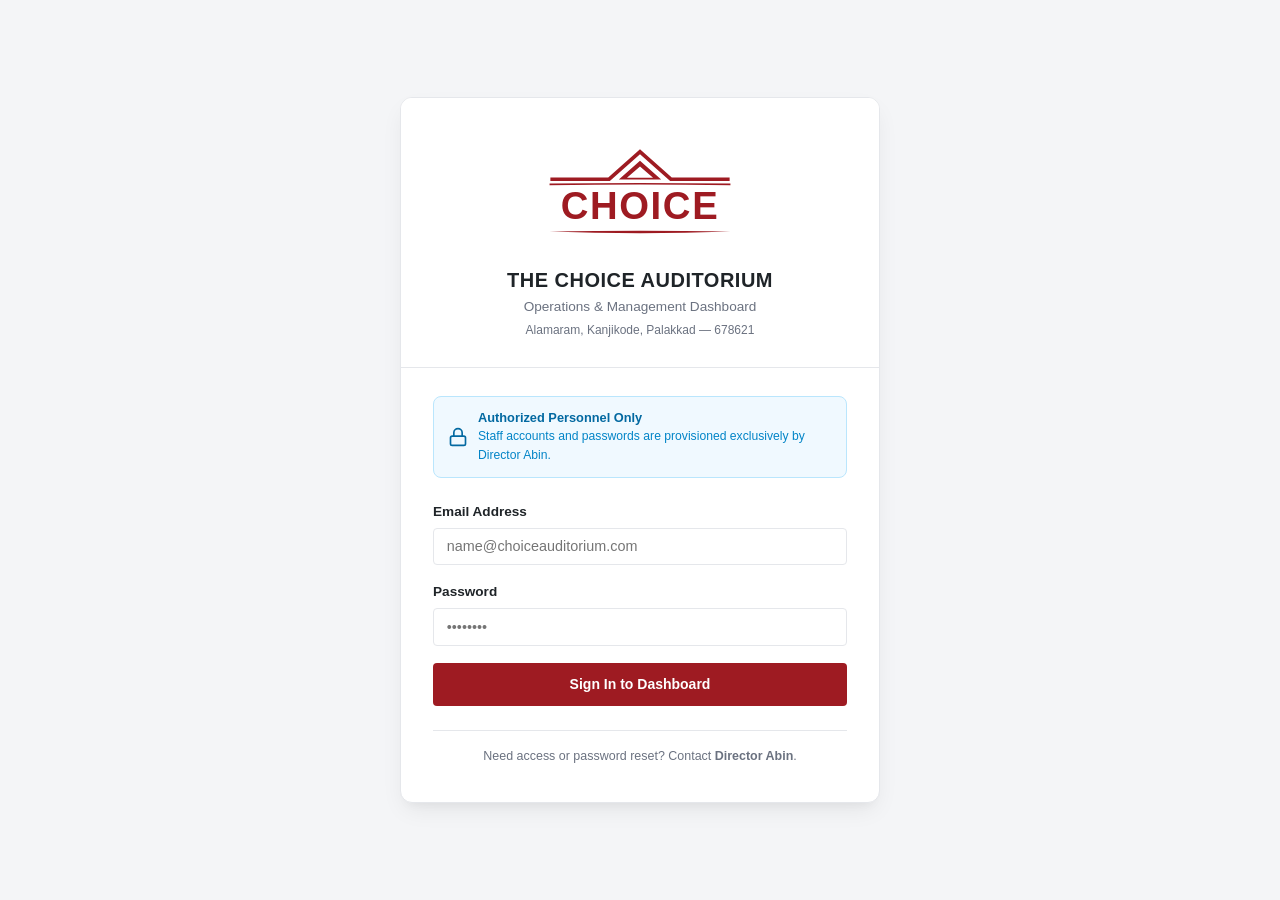
<file: index.html>
<!DOCTYPE html>
<html lang="en">

<head>
  <meta charset="UTF-8">
  <meta name="viewport" content="width=device-width, initial-scale=1.0">
  <title>Authentication | The Choice Auditorium Operations</title>
  <link rel="stylesheet" href="css/styles.css">
  <script src="js/supabase.min.js"></script>
  <style>
    .login-wrapper {
      min-height: 100vh;
      display: flex;
      align-items: center;
      justify-content: center;
      padding: 1.5rem;
      background: #F4F5F7;
    }

    .login-card {
      background: var(--surface);
      border: 1px solid var(--border);
      border-radius: var(--radius-lg);
      box-shadow: var(--shadow-lg);
      max-width: 480px;
      width: 100%;
      overflow: hidden;
    }

    .login-header {
      background: #FFFFFF;
      color: var(--text);
      padding: 2.2rem 1.75rem 1.75rem 1.75rem;
      text-align: center;
      position: relative;
      border-bottom: 1px solid var(--border);
    }

    .login-header .logo-container-choice {
      max-width: 220px;
      margin: 0 auto 1.25rem auto;
      color: var(--brand-red);
    }

    .login-header h2 {
      font-size: 1.25rem;
      letter-spacing: 0.5px;
      color: var(--text);
      text-transform: uppercase;
      margin-bottom: 0.25rem;
    }

    .login-header p {
      font-size: 0.85rem;
      color: var(--muted);
    }

    .login-body {
      padding: 1.75rem 2rem 2.25rem 2rem;
    }

    .info-callout {
      background: #F0F9FF;
      border: 1px solid #BAE6FD;
      color: #0369A1;
      border-radius: var(--radius-md);
      padding: 0.75rem 0.9rem;
      font-size: 0.8rem;
      line-height: 1.45;
      margin-bottom: 1.25rem;
    }
  </style>
</head>

<body>
  <div class="login-wrapper">
    <div class="login-card">
      <div class="login-header">
        <div class="logo-container-choice">
          <svg viewBox="0 0 540 280" xmlns="http://www.w3.org/2000/svg"
            style="width: 100%; height: auto; display: block;">
            <g fill="currentColor">
              <!-- Roofline Structure -->
              <path
                d="M 50,118 L 196,118 L 270,52 L 344,118 L 490,118 L 490,109 L 348,109 L 270,40 L 192,109 L 50,109 Z" />
              <path fill-rule="evenodd" d="M 270,68 L 322,114 L 218,114 Z M 270,82 L 238,110 L 302,110 Z" />
              <path d="M 48,124 Q 270,121 492,124 L 492,128 Q 270,125 48,128 Z" />
              <!-- CHOICE Wordmark -->
              <text x="270" y="212"
                font-family="-apple-system, BlinkMacSystemFont, 'Segoe UI', Roboto, 'Helvetica Neue', Arial, sans-serif"
                font-weight="900" font-size="94" letter-spacing="4" text-anchor="middle">CHOICE</text>
              <!-- Bottom underline -->
              <path d="M 48,242 Q 270,238 492,242 Q 270,250 48,242 Z" />
            </g>
          </svg>
        </div>
        <h2>The Choice Auditorium</h2>
        <p>Operations & Management Dashboard</p>
        <div style="font-size: 0.75rem; margin-top: 4px; color: var(--muted);">Alamaram, Kanjikode, Palakkad — 678621</div>
      </div>

      <div class="login-body">
        <div class="info-callout" style="display: flex; align-items: center; gap: 0.6rem; margin-bottom: 1.5rem;">
          <svg width="20" height="20" viewBox="0 0 24 24" fill="none" stroke="currentColor" stroke-width="2" stroke-linecap="round" stroke-linejoin="round" style="flex-shrink: 0;"><rect x="3" y="11" width="18" height="11" rx="2" ry="2"/><path d="M7 11V7a5 5 0 0 1 10 0v4"/></svg>
          <div>
            <strong>Authorized Personnel Only</strong><br>
            <span style="font-size: 0.76rem; color: #0284C7;">Staff accounts and passwords are provisioned exclusively by Director Abin.</span>
          </div>
        </div>

        <!-- SIGN IN VIEW -->
        <div id="view-login" class="auth-view active">
          <div id="login-error-alert" style="display: none; background: #FEF2F2; border: 1px solid #FCA5A5; color: #991B1B; padding: 0.75rem 0.9rem; border-radius: var(--radius-md); font-size: 0.85rem; margin-bottom: 1.15rem; line-height: 1.4;">
            <div style="display: flex; align-items: flex-start; gap: 0.5rem;">
              <svg width="18" height="18" viewBox="0 0 24 24" fill="none" stroke="currentColor" stroke-width="2.5" stroke-linecap="round" stroke-linejoin="round" style="flex-shrink: 0; margin-top: 2px;"><circle cx="12" cy="12" r="10"/><line x1="12" y1="8" x2="12" y2="12"/><line x1="12" y1="16" x2="12.01" y2="16"/></svg>
              <span id="login-error-text">Invalid email or password. Please verify your credentials.</span>
            </div>
          </div>
          <form id="login-form">
            <div class="form-group">
              <label class="form-label" for="login-email">Email Address</label>
              <input type="email" id="login-email" class="form-control" placeholder="name@choiceauditorium.com" required autocomplete="email">
            </div>
            <div class="form-group">
              <label class="form-label" for="login-password">Password</label>
              <input type="password" id="login-password" class="form-control" placeholder="••••••••" required autocomplete="current-password">
            </div>
            <button type="submit" class="btn btn-primary" style="width: 100%; padding: 0.75rem; font-weight: 600;">
              Sign In to Dashboard
            </button>
          </form>
          <div style="margin-top: 1.5rem; text-align: center; font-size: 0.78rem; color: var(--muted); border-top: 1px solid var(--border); padding-top: 1rem;">
            Need access or password reset? Contact <strong>Director Abin</strong>.
          </div>
        </div>
      </div>
    </div>
  </div>

  <div id="toast-mount"></div>

  <script type="module">
    import { login } from "./js/auth.js";
    import { showToast } from "./js/common.js";

    // Sign In Handler
    document.getElementById("login-form").addEventListener("submit", async (e) => {
      e.preventDefault();
      const email = document.getElementById("login-email").value.trim();
      const pwd = document.getElementById("login-password").value;
      const submitBtn = e.target.querySelector("button[type='submit']");

      submitBtn.disabled = true;
      submitBtn.textContent = "Signing In...";

      const errorAlert = document.getElementById("login-error-alert");
      const errorText = document.getElementById("login-error-text");
      const pwdInput = document.getElementById("login-password");

      if (errorAlert) errorAlert.style.display = "none";
      if (pwdInput) pwdInput.style.borderColor = "";

      try {
        const res = await login(email, pwd);
        if (res.success) {
          showToast(`Welcome back, ${res.user.name}!`);
          setTimeout(() => window.location.href = "dashboard.html", 400);
        } else {
          const errMsg = res.error || "Incorrect email or password. Please verify your credentials.";
          if (errorAlert && errorText) {
            errorText.textContent = errMsg;
            errorAlert.style.display = "block";
          }
          if (pwdInput) {
            pwdInput.style.borderColor = "#DC2626";
            pwdInput.focus();
            pwdInput.select();
          }
          showToast(errMsg, "danger");
          submitBtn.disabled = false;
          submitBtn.textContent = "Sign In to Dashboard";
        }
      } catch (err) {
        const errMsg = err.message || "Login failed. Please try again.";
        if (errorAlert && errorText) {
          errorText.textContent = errMsg;
          errorAlert.style.display = "block";
        }
        showToast(errMsg, "danger");
        submitBtn.disabled = false;
        submitBtn.textContent = "Sign In to Dashboard";
      }
    });

    document.getElementById("login-password")?.addEventListener("input", () => {
      const errorAlert = document.getElementById("login-error-alert");
      if (errorAlert) errorAlert.style.display = "none";
      document.getElementById("login-password").style.borderColor = "";
    });
  </script>
</body>

</html>
</file>
<file: css/styles.css>
/* The Choice Auditorium — Design System & Main Stylesheet */
:root {
  /* Refined, eye-friendly deep crimson & burgundy (no eye strain) */
  --brand-red: #9E1B22;
  --brand-red-dark: #781217;
  --brand-red-light: #FAF5F5;
  --text: #1F2428;
  --text-light: #4B5563;
  --muted: #6B7280;
  --bg: #F8F9FA;
  --surface: #FFFFFF;
  --surface-hover: #F9FAFB;
  --border: #E5E7EB;
  --border-focus: #9E1B22;
  --success: #1E7E34;
  --success-light: #F0FDF4;
  --warning: #D97706;
  --warning-light: #FFFBEB;
  --danger: #B91C1C;
  --danger-light: #FEF2F2;
  --info: #0284C7;
  --info-light: #F0F9FF;
  
  --shadow-sm: 0 1px 3px rgba(0,0,0,0.05), 0 1px 2px rgba(0,0,0,0.03);
  --shadow-md: 0 4px 12px rgba(0,0,0,0.06);
  --shadow-lg: 0 10px 25px -5px rgba(0,0,0,0.08), 0 8px 10px -6px rgba(0,0,0,0.04);
  
  --radius-sm: 4px;
  --radius-md: 8px;
  --radius-lg: 12px;
  --radius-full: 9999px;

  --font-main: -apple-system, BlinkMacSystemFont, "Segoe UI", Roboto, Oxygen, Ubuntu, Cantarell, "Open Sans", "Helvetica Neue", sans-serif;
}

* {
  box-sizing: border-box;
  margin: 0;
  padding: 0;
}

body {
  font-family: var(--font-main);
  background-color: var(--bg);
  color: var(--text);
  line-height: 1.5;
  min-height: 100vh;
  display: flex;
  flex-direction: column;
}

/* Typography */
h1, h2, h3, h4, h5, h6 {
  color: var(--text);
  font-weight: 700;
  line-height: 1.25;
}
h1 { font-size: 1.75rem; }
h2 { font-size: 1.4rem; }
h3 { font-size: 1.15rem; }
h4 { font-size: 1rem; }

a {
  color: var(--brand-red);
  text-decoration: none;
}
a:hover {
  text-decoration: underline;
}

/* Header & Navigation */
.app-header {
  background-color: var(--surface);
  border-bottom: 1px solid var(--border);
  position: sticky;
  top: 0;
  z-index: 100;
  box-shadow: var(--shadow-sm);
}

.header-top {
  display: flex;
  align-items: center;
  justify-content: space-between;
  padding: 0.75rem 1.5rem;
  border-bottom: 1px solid var(--border);
}

.brand-container {
  display: flex;
  align-items: center;
  gap: 1rem;
}

.brand-logo-svg {
  height: 48px;
  display: flex;
  align-items: center;
  color: var(--brand-red);
}

.brand-logo-svg svg {
  height: 46px;
  width: auto;
}

.brand-details h1 {
  font-size: 1.15rem;
  letter-spacing: 0.5px;
  text-transform: uppercase;
  color: var(--text);
  margin-bottom: 2px;
}

.brand-details p {
  font-size: 0.75rem;
  color: var(--muted);
  line-height: 1.1;
}

.header-actions {
  display: flex;
  align-items: center;
  gap: 1rem;
}

/* Nav Menu */
.nav-bar {
  display: flex;
  align-items: center;
  padding: 0 1.5rem;
  overflow-x: auto;
  scrollbar-width: none;
  background-color: var(--surface);
}
.nav-bar::-webkit-scrollbar { display: none; }

.nav-links {
  display: flex;
  list-style: none;
  gap: 0.5rem;
}

.nav-link {
  display: flex;
  align-items: center;
  gap: 0.5rem;
  padding: 0.75rem 0.95rem;
  font-size: 0.9rem;
  font-weight: 600;
  color: var(--text-light);
  border-bottom: 2.5px solid transparent;
  white-space: nowrap;
  transition: all 0.15s ease;
}

.nav-link:hover {
  color: var(--brand-red);
  text-decoration: none;
  background-color: var(--surface-hover);
}

.nav-link.active {
  color: var(--brand-red);
  border-bottom-color: var(--brand-red);
  background-color: transparent;
}

/* User Badge & Notifications */
.user-profile-badge {
  display: flex;
  align-items: center;
  gap: 0.6rem;
  padding: 0.35rem 0.75rem;
  background-color: var(--bg);
  border-radius: var(--radius-full);
  border: 1px solid var(--border);
  font-size: 0.85rem;
}

.user-avatar {
  width: 28px;
  height: 28px;
  border-radius: 50%;
  background: var(--brand-red);
  color: #fff;
  display: flex;
  align-items: center;
  justify-content: center;
  font-weight: bold;
  font-size: 0.8rem;
}

.role-tag {
  font-size: 0.7rem;
  padding: 0.15rem 0.45rem;
  border-radius: var(--radius-full);
  font-weight: 700;
  text-transform: uppercase;
}
.role-owner { background-color: #EDE7F6; color: #512DA8; }
.role-worker { background-color: #E0F2F1; color: #00796B; }

.btn-icon {
  background: none;
  border: none;
  cursor: pointer;
  position: relative;
  width: 36px;
  height: 36px;
  border-radius: 50%;
  display: flex;
  align-items: center;
  justify-content: center;
  color: var(--text-light);
  transition: background 0.15s;
}
.btn-icon:hover {
  background-color: var(--bg);
}

.badge-counter {
  position: absolute;
  top: 2px;
  right: 2px;
  background: var(--brand-red);
  color: #fff;
  font-size: 0.65rem;
  font-weight: bold;
  min-width: 17px;
  height: 17px;
  border-radius: 9px;
  display: flex;
  align-items: center;
  justify-content: center;
  padding: 0 4px;
}

/* Main Layout */
.main-container {
  max-width: 1380px;
  width: 100%;
  margin: 0 auto;
  padding: 1.5rem;
  flex: 1;
}

.page-header {
  display: flex;
  justify-content: space-between;
  align-items: center;
  margin-bottom: 1.5rem;
  flex-wrap: wrap;
  gap: 1rem;
}

.page-title {
  display: flex;
  align-items: center;
  gap: 0.75rem;
}

.page-title-badge {
  font-size: 0.8rem;
  padding: 0.25rem 0.65rem;
  border-radius: var(--radius-full);
  background-color: var(--surface);
  border: 1px solid var(--border);
  color: var(--muted);
  font-weight: 500;
}

/* Cards & Panels */
.card {
  background-color: var(--surface);
  border: 1px solid var(--border);
  border-radius: var(--radius-md);
  box-shadow: var(--shadow-sm);
  margin-bottom: 1.5rem;
  overflow: hidden;
}

.card-header {
  padding: 1rem 1.25rem;
  border-bottom: 1px solid var(--border);
  display: flex;
  justify-content: space-between;
  align-items: center;
  background-color: #fff;
}

.card-title {
  font-size: 1.05rem;
  font-weight: 700;
  display: flex;
  align-items: center;
  gap: 0.5rem;
}

.card-body {
  padding: 1.25rem;
}

.card-footer {
  padding: 0.75rem 1.25rem;
  background-color: var(--surface-hover);
  border-top: 1px solid var(--border);
  display: flex;
  justify-content: flex-end;
  gap: 0.75rem;
}

/* KPI Stat Cards */
.stats-grid {
  display: grid;
  grid-template-columns: repeat(auto-fit, minmax(240px, 1fr));
  gap: 1.25rem;
  margin-bottom: 1.5rem;
}

.stat-card {
  background: var(--surface);
  border: 1px solid var(--border);
  border-radius: var(--radius-md);
  padding: 1.25rem;
  display: flex;
  align-items: center;
  justify-content: space-between;
  box-shadow: var(--shadow-sm);
  border-left: 3px solid var(--brand-red);
}
.stat-card.green { border-left-color: var(--success); }
.stat-card.amber { border-left-color: var(--warning); }
.stat-card.blue { border-left-color: var(--info); }

.stat-label {
  font-size: 0.8rem;
  text-transform: uppercase;
  letter-spacing: 0.5px;
  color: var(--muted);
  font-weight: 600;
  margin-bottom: 0.25rem;
}

.stat-value {
  font-size: 1.65rem;
  font-weight: 800;
  color: var(--text);
}

.stat-sub {
  font-size: 0.75rem;
  color: var(--muted);
  margin-top: 0.25rem;
}

.stat-icon {
  width: 44px;
  height: 44px;
  border-radius: var(--radius-md);
  background-color: var(--surface-hover);
  display: flex;
  align-items: center;
  justify-content: center;
  font-size: 1.35rem;
  color: var(--text-light);
}
.stat-card.green .stat-icon { color: var(--success); background-color: var(--success-light); }
.stat-card.amber .stat-icon { color: var(--warning); background-color: var(--warning-light); }
.stat-card.blue .stat-icon { color: var(--info); background-color: var(--info-light); }

/* Buttons */
.btn {
  display: inline-flex;
  align-items: center;
  justify-content: center;
  gap: 0.5rem;
  padding: 0.55rem 1.1rem;
  border-radius: var(--radius-sm);
  font-size: 0.875rem;
  font-weight: 600;
  cursor: pointer;
  border: 1px solid transparent;
  transition: all 0.15s ease;
  line-height: 1.2;
}

.btn-primary {
  background-color: var(--brand-red);
  color: #fff;
}
.btn-primary:hover {
  background-color: var(--brand-red-dark);
}

.btn-secondary {
  background-color: var(--surface);
  border-color: var(--border);
  color: var(--text);
}
.btn-secondary:hover {
  background-color: var(--bg);
  border-color: #ccc;
}

.btn-success {
  background-color: var(--success);
  color: #fff;
}
.btn-success:hover {
  background-color: #1B5E20;
}

.btn-danger {
  background-color: var(--danger);
  color: #fff;
}
.btn-danger:hover {
  background-color: #B71C1C;
}

.btn-outline {
  background: transparent;
  border-color: var(--brand-red);
  color: var(--brand-red);
}
.btn-outline:hover {
  background: var(--brand-red-light);
}

.btn-sm {
  padding: 0.35rem 0.65rem;
  font-size: 0.8rem;
}

/* Badges */
.badge {
  display: inline-flex;
  align-items: center;
  gap: 0.35rem;
  padding: 0.2rem 0.55rem;
  border-radius: var(--radius-full);
  font-size: 0.75rem;
  font-weight: 600;
}
.badge-confirmed { background-color: var(--success-light); color: var(--success); border: 1px solid #C8E6C9; }
.badge-approved { background-color: var(--success-light); color: var(--success); border: 1px solid #C8E6C9; }
.badge-pending { background-color: var(--warning-light); color: #B78103; border: 1px solid #FFE082; }
.badge-unmarked { background-color: #F5F5F5; color: #757575; border: 1px solid #E0E0E0; }
.badge-enquiry { background-color: var(--warning-light); color: #B78103; border: 1px solid #FFE082; }
.badge-completed { background-color: #EDE7F6; color: #5E35B1; border: 1px solid #D1C4E9; }
.badge-cancelled { background-color: var(--danger-light); color: var(--danger); border: 1px solid #FFCDD2; }

/* Tables */
.table-responsive {
  width: 100%;
  overflow-x: auto;
  border-radius: var(--radius-md);
}

.data-table {
  width: 100%;
  border-collapse: collapse;
  text-align: left;
  font-size: 0.875rem;
}

.data-table th {
  background-color: #FAFAFA;
  color: var(--text-light);
  font-weight: 700;
  padding: 0.75rem 1rem;
  border-bottom: 2px solid var(--border);
  white-space: nowrap;
}

.data-table td {
  padding: 0.85rem 1rem;
  border-bottom: 1px solid var(--border);
  vertical-align: middle;
}

.data-table tbody tr:hover {
  background-color: #FCFCFC;
}

.text-right { text-align: right; }
.text-center { text-align: center; }

/* Forms */
.form-group {
  margin-bottom: 1.1rem;
}

.form-label {
  display: block;
  font-size: 0.85rem;
  font-weight: 600;
  margin-bottom: 0.35rem;
  color: var(--text);
}

.form-control {
  width: 100%;
  padding: 0.6rem 0.8rem;
  font-size: 0.9rem;
  border: 1px solid var(--border);
  border-radius: var(--radius-sm);
  background-color: #fff;
  color: var(--text);
  font-family: inherit;
  transition: border-color 0.15s;
}

.form-control:focus {
  outline: none;
  border-color: var(--brand-red);
  box-shadow: 0 0 0 2px rgba(158, 27, 34, 0.12);
}

.form-row {
  display: flex;
  gap: 1rem;
  flex-wrap: wrap;
}
.form-col {
  flex: 1;
  min-width: 220px;
}
.form-col-sm {
  flex: 0 0 140px;
}

/* Modals */
.modal-backdrop {
  position: fixed;
  top: 0;
  left: 0;
  right: 0;
  bottom: 0;
  background-color: rgba(0, 0, 0, 0.55);
  display: none;
  align-items: center;
  justify-content: center;
  z-index: 1000;
  padding: 1rem;
  backdrop-filter: blur(2px);
}
.modal-backdrop.show {
  display: flex;
}

.modal-card {
  background: #fff;
  border-radius: var(--radius-md);
  max-width: 850px;
  width: 100%;
  max-height: 90vh;
  display: flex;
  flex-direction: column;
  box-shadow: var(--shadow-lg);
  overflow: hidden;
  animation: modalIn 0.2s ease-out;
}

@keyframes modalIn {
  from { opacity: 0; transform: translateY(12px) scale(0.98); }
  to { opacity: 1; transform: translateY(0) scale(1); }
}

.modal-header {
  padding: 1rem 1.25rem;
  border-bottom: 1px solid var(--border);
  display: flex;
  justify-content: space-between;
  align-items: center;
  background-color: #fff;
}

.modal-header h3 {
  font-size: 1.15rem;
  color: var(--text);
}

.modal-body {
  padding: 1.25rem;
  overflow-y: auto;
}

.modal-footer {
  padding: 0.85rem 1.25rem;
  border-top: 1px solid var(--border);
  display: flex;
  justify-content: flex-end;
  gap: 0.75rem;
  background-color: var(--surface-hover);
}

/* Notifications Panel Dropdown */
.notif-dropdown {
  position: absolute;
  top: 55px;
  right: 1.5rem;
  width: 360px;
  max-width: 90vw;
  background: #fff;
  border: 1px solid var(--border);
  border-radius: var(--radius-md);
  box-shadow: var(--shadow-lg);
  z-index: 500;
  display: none;
}
.notif-dropdown.show { display: block; }

.notif-header {
  padding: 0.75rem 1rem;
  border-bottom: 1px solid var(--border);
  display: flex;
  justify-content: space-between;
  align-items: center;
}

.notif-list {
  max-height: 380px;
  overflow-y: auto;
  list-style: none;
}

.notif-item {
  padding: 0.75rem 1rem;
  border-bottom: 1px solid var(--border);
  display: flex;
  gap: 0.75rem;
  cursor: pointer;
  transition: background 0.1s;
}
.notif-item:hover {
  background-color: var(--surface-hover);
}
.notif-item.unread {
  background-color: #FEF9F9;
  border-left: 3px solid var(--brand-red);
}

.notif-icon {
  width: 32px;
  height: 32px;
  border-radius: 50%;
  display: flex;
  align-items: center;
  justify-content: center;
  flex-shrink: 0;
}

.notif-content h5 {
  font-size: 0.85rem;
  margin-bottom: 2px;
}
.notif-content p {
  font-size: 0.78rem;
  color: var(--muted);
}
.notif-content .time {
  font-size: 0.7rem;
  color: #999;
  margin-top: 4px;
}

/* Toast Alerts */
.toast-container {
  position: fixed;
  bottom: 1.5rem;
  right: 1.5rem;
  z-index: 2000;
  display: flex;
  flex-direction: column;
  gap: 0.5rem;
}

.toast {
  background: var(--surface);
  border: 1px solid var(--border);
  border-left: 4px solid var(--brand-red);
  padding: 0.75rem 1.1rem;
  border-radius: var(--radius-sm);
  box-shadow: var(--shadow-md);
  font-size: 0.875rem;
  display: flex;
  align-items: center;
  gap: 0.75rem;
  animation: slideToast 0.25s ease-out;
  min-width: 280px;
}
.toast.success { border-left-color: var(--success); }
.toast.warning { border-left-color: var(--warning); }
.toast.danger { border-left-color: var(--danger); }

@keyframes slideToast {
  from { transform: translateX(100%); opacity: 0; }
  to { transform: translateX(0); opacity: 1; }
}

/* Signature Pad Canvas */
.sig-canvas-wrapper {
  border: 1px dashed var(--border);
  border-radius: var(--radius-sm);
  background: #FFF;
  position: relative;
  margin-top: 0.25rem;
}
.sig-canvas {
  width: 100%;
  height: 140px;
  cursor: crosshair;
  display: block;
}
.sig-actions {
  display: flex;
  justify-content: space-between;
  padding: 0.35rem 0.5rem;
  background: #FAFAFA;
  border-top: 1px solid var(--border);
  font-size: 0.75rem;
}

/* Calendar Grid (Month View) */
.cal-grid-header {
  display: grid;
  grid-template-columns: repeat(7, 1fr);
  background: #FAFAFA;
  border-bottom: 1px solid var(--border);
  text-align: center;
  font-weight: 700;
  font-size: 0.8rem;
  color: var(--text-light);
  padding: 0.5rem 0;
}

.cal-grid {
  display: grid;
  grid-template-columns: repeat(7, 1fr);
  border-left: 1px solid var(--border);
  border-top: 1px solid var(--border);
}

.cal-day-cell {
  min-height: 105px;
  border-right: 1px solid var(--border);
  border-bottom: 1px solid var(--border);
  padding: 0.4rem;
  background: #fff;
  transition: background 0.1s;
}
.cal-day-cell:hover {
  background: #FCFCFC;
}
.cal-day-cell.diff-month {
  background: #F9F9F9;
  color: #BBB;
}
.cal-day-cell.today {
  background: #FFFDF0;
}
.cal-day-number {
  font-size: 0.8rem;
  font-weight: 700;
  margin-bottom: 0.25rem;
  display: inline-block;
}
.cal-day-cell.today .cal-day-number {
  color: var(--brand-red);
  border-bottom: 2px solid var(--brand-red);
}

.cal-event-pill {
  font-size: 0.7rem;
  padding: 0.2rem 0.35rem;
  border-radius: var(--radius-sm);
  background: var(--surface-hover);
  color: var(--text);
  margin-bottom: 2px;
  white-space: nowrap;
  overflow: hidden;
  text-overflow: ellipsis;
  cursor: pointer;
  border-left: 3px solid var(--muted);
  font-weight: 600;
}
.cal-event-pill.confirmed {
  background: var(--success-light);
  color: var(--success);
  border-left-color: var(--success);
}
.cal-event-pill.enquiry {
  background: var(--warning-light);
  color: #B78103;
  border-left-color: var(--warning);
}

/* ==============================================================================
   RESPONSIVE DESIGN SYSTEM (MOBILE & TABLET ADAPTATION)
   ============================================================================== */

@media (max-width: 992px) {
  .stats-grid {
    grid-template-columns: repeat(2, 1fr);
  }
}

@media (max-width: 768px) {
  /* Prevent iOS automatic zoom on text input focus */
  .form-control, input, select, textarea {
    font-size: 16px !important;
  }

  /* Header & Navigation */
  .header-top {
    padding: 0.65rem 0.85rem;
    flex-wrap: wrap;
    gap: 0.6rem;
  }

  .brand-container {
    gap: 0.6rem;
  }

  .brand-logo-svg {
    height: 38px;
  }

  .brand-logo-svg svg {
    height: 36px;
  }

  .brand-details h1 {
    font-size: 0.95rem;
  }

  .brand-details p {
    display: none;
  }

  .header-actions {
    width: 100%;
    justify-content: space-between;
    padding-top: 0.4rem;
    border-top: 1px dashed var(--border);
    gap: 0.4rem;
  }

  .user-profile-badge {
    padding: 0.25rem 0.5rem;
    gap: 0.4rem;
  }

  .user-avatar {
    width: 28px;
    height: 28px;
    font-size: 0.75rem;
  }

  .user-profile-badge > div:last-child {
    max-width: 110px;
    overflow: hidden;
    text-overflow: ellipsis;
    white-space: nowrap;
  }

  .nav-bar {
    padding: 0 0.5rem;
    -webkit-overflow-scrolling: touch;
  }

  .nav-links {
    gap: 0.25rem;
  }

  .nav-link {
    padding: 0.65rem 0.75rem;
    font-size: 0.82rem;
  }

  /* Main Container & Cards */
  .main-container {
    padding: 0.85rem;
  }

  .page-header {
    flex-direction: column;
    align-items: stretch;
    gap: 0.75rem;
    margin-bottom: 1.25rem;
  }

  .page-header .btn {
    width: 100%;
    justify-content: center;
    padding: 0.65rem;
  }

  .card-header {
    flex-direction: column;
    align-items: stretch;
    gap: 0.75rem;
    padding: 0.85rem 1rem;
  }

  .card-header > div,
  .card-header input,
  .card-header select,
  .card-header .btn {
    width: 100% !important;
    max-width: 100% !important;
  }

  .card-body {
    padding: 1rem 0.85rem;
  }

  .stats-grid {
    grid-template-columns: 1fr;
    gap: 0.75rem;
  }

  .stat-card {
    padding: 1rem;
  }

  /* Modals */
  .modal-backdrop {
    padding: 0.5rem;
    align-items: flex-end;
  }

  .modal-card {
    width: 100% !important;
    max-width: 100% !important;
    max-height: 94vh;
    border-radius: var(--radius-lg) var(--radius-lg) 0 0;
    margin: 0;
  }

  .modal-header {
    padding: 0.85rem 1rem;
  }

  .modal-body {
    padding: 1rem 0.85rem;
    max-height: 72vh;
    -webkit-overflow-scrolling: touch;
  }

  .form-row {
    flex-direction: column;
    gap: 0;
  }

  .form-col,
  .form-col-sm {
    min-width: 100% !important;
    flex: 1 1 100% !important;
  }

  .modal-footer {
    flex-direction: column-reverse;
    gap: 0.5rem;
    padding: 0.75rem 1rem;
  }

  .modal-footer .btn {
    width: 100%;
    justify-content: center;
  }

  /* Tables & Horizontal Scrolling */
  .table-responsive {
    border-radius: 0;
    -webkit-overflow-scrolling: touch;
    margin: 0 -0.85rem;
    width: calc(100% + 1.7rem);
    padding: 0 0.85rem;
  }

  .data-table th,
  .data-table td {
    padding: 0.65rem 0.75rem;
    font-size: 0.8rem;
  }

  /* Calendar */
  .cal-grid-header {
    font-size: 0.7rem;
    padding: 0.35rem 0;
  }

  .cal-grid {
    font-size: 0.7rem;
  }

  .cal-day-cell {
    min-height: 65px;
    padding: 0.2rem;
  }

  .cal-day-number {
    font-size: 0.72rem;
    margin-bottom: 0.15rem;
  }

  .cal-event-pill {
    font-size: 0.62rem;
    padding: 0.12rem 0.25rem;
    margin-bottom: 2px;
  }

  /* Notifications Dropdown */
  .notif-dropdown {
    top: 90px;
    right: 0.5rem;
    left: 0.5rem;
    width: auto;
    max-width: none;
  }

  /* Toast alerts */
  .toast-container {
    left: 1rem;
    right: 1rem;
    bottom: 1rem;
  }

  .toast {
    min-width: auto;
    width: 100%;
  }

  /* Signature canvas */
  .sig-canvas {
    height: 120px;
  }
}

@media (max-width: 480px) {
  .btn-sm {
    padding: 0.35rem 0.5rem;
    font-size: 0.75rem;
  }

  .badge {
    font-size: 0.7rem;
    padding: 0.15rem 0.4rem;
  }

  .brand-details h1 {
    font-size: 0.88rem;
  }

  .user-profile-badge span.role-tag {
    display: none;
  }
}

@keyframes spin {
  from { transform: rotate(0deg); }
  to { transform: rotate(360deg); }
}
</file>
